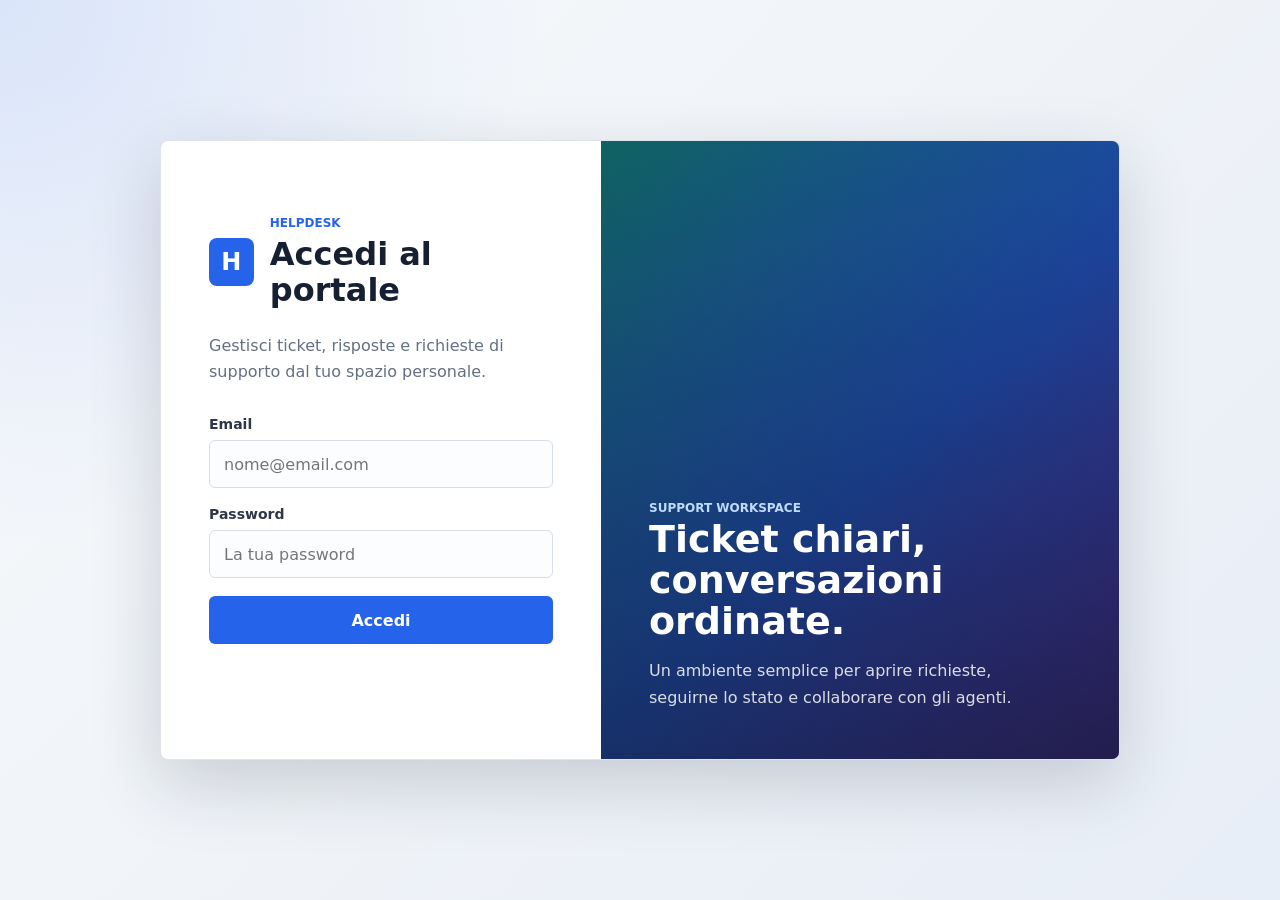
<file: src/main/resources/static/pages/login.html>
<!doctype html>
<html lang="it">
<head>
    <meta charset="UTF-8">
    <meta name="viewport" content="width=device-width, initial-scale=1.0">
    <title>Helpdesk - Login</title>
    <link rel="stylesheet" href="../css/style.css">
    <script type="module" src="../js/auth.js"></script>
</head>
<body class="login-page">
<main class="login-shell">
    <section class="login-panel" aria-label="Accesso helpdesk">
        <div class="brand-block">
            <div class="brand-mark" aria-hidden="true">H</div>
            <div>
                <p class="eyebrow">Helpdesk</p>
                <h1>Accedi al portale</h1>
            </div>
        </div>

        <p class="intro">
            Gestisci ticket, risposte e richieste di supporto dal tuo spazio personale.
        </p>

        <form id="login-form" class="login-form" novalidate>
            <div class="field-group">
                <label for="email">Email</label>
                <input id="email" name="email" type="email" autocomplete="email" placeholder="nome@email.com" required>
            </div>

            <div class="field-group">
                <label for="password">Password</label>
                <input id="password" name="password" type="password" autocomplete="current-password"
                       placeholder="La tua password" required>
            </div>

            <button type="submit" class="primary-button">Accedi</button>

            <p id="login-message" class="form-message" aria-live="polite"></p>
        </form>
    </section>

    <aside class="login-aside" aria-label="Riepilogo funzionalita">
        <div class="aside-content">
            <p class="eyebrow">Support workspace</p>
            <h2>Ticket chiari, conversazioni ordinate.</h2>
            <p>
                Un ambiente semplice per aprire richieste, seguirne lo stato e collaborare con gli agenti.
            </p>
        </div>
    </aside>
</main>
</body>
</html>
</file>
<file: src/main/resources/static/css/style.css>
:root {
    color-scheme: light;
    font-family: Inter, ui-sans-serif, system-ui, -apple-system, BlinkMacSystemFont, "Segoe UI", sans-serif;
    --bg: #eef2f7;
    --panel: #ffffff;
    --ink: #172033;
    --muted: #637083;
    --line: #d8dee8;
    --primary: #2563eb;
    --primary-dark: #1d4ed8;
    --danger: #b42318;
    --success: #067647;
    --shadow: 0 24px 70px rgba(21, 32, 52, 0.18);
}

/* BASE */

* {
    box-sizing: border-box;
}

html {
    scroll-behavior: smooth;
}

body {
    margin: 0;
    min-height: 100vh;
    color: var(--ink);
    background: radial-gradient(circle at top left, rgba(37, 99, 235, 0.14), transparent 34rem),
    linear-gradient(135deg, #f8fafc 0%, var(--bg) 58%, #e8eef7 100%);
}

a {
    color: inherit;
    text-decoration: none;
}

button,
select,
textarea {
    font: inherit;
}

h1,
h2,
p {
    margin-top: 0;
}

h1 {
    margin-bottom: 0;
    font-size: 32px;
    line-height: 1.15;
}

.eyebrow {
    margin: 0 0 6px;
    color: var(--primary);
    font-size: 12px;
    font-weight: 800;
    letter-spacing: 0;
    text-transform: uppercase;
}

/* FORMS AND BUTTONS */

.field-group {
    display: grid;
    gap: 8px;
}

label {
    color: #2d3748;
    font-size: 14px;
    font-weight: 700;
}

input,
select,
textarea {
    width: 100%;
    border: 1px solid var(--line);
    border-radius: 6px;
    color: var(--ink);
    background: #fbfdff;
    outline: none;
    transition: border-color 150ms ease, box-shadow 150ms ease, background 150ms ease;
}

input,
select {
    height: 48px;
    padding: 0 14px;
}

input {
    font: inherit;
}

select {
    padding: 0 14px;
}

textarea {
    min-height: 150px;
    resize: vertical;
    padding: 14px;
    line-height: 1.5;
}

input:focus,
select:focus,
textarea:focus {
    border-color: var(--primary);
    background: #ffffff;
    box-shadow: 0 0 0 4px rgba(37, 99, 235, 0.14);
}

input:disabled,
select:disabled,
textarea:disabled {
    color: var(--muted);
    background: #edf2f7;
    cursor: not-allowed;
}

.primary-button {
    height: 48px;
    border: 0;
    border-radius: 6px;
    color: #ffffff;
    background: var(--primary);
    font: inherit;
    font-weight: 800;
    cursor: pointer;
    transition: background 150ms ease, transform 150ms ease;
}

.primary-button:hover {
    background: var(--primary-dark);
}

.primary-button:active {
    transform: translateY(1px);
}

.primary-button:disabled {
    cursor: not-allowed;
    opacity: 0.7;
}

.ghost-button,
.secondary-button {
    display: inline-flex;
    align-items: center;
    justify-content: center;
    min-height: 42px;
    border: 1px solid var(--line);
    border-radius: 6px;
    padding: 0 16px;
    color: var(--ink);
    background: #ffffff;
    font-weight: 800;
    cursor: pointer;
    transition: border-color 150ms ease, color 150ms ease, transform 150ms ease;
}

.ghost-button:hover,
.secondary-button:hover {
    border-color: rgba(37, 99, 235, 0.48);
    color: var(--primary);
}

.ghost-button:active,
.secondary-button:active {
    transform: translateY(1px);
}

.ghost-button:disabled,
.secondary-button:disabled {
    cursor: not-allowed;
    opacity: 0.55;
    transform: none;
}

.danger-button {
    color: var(--danger);
}

.danger-button:hover {
    border-color: rgba(180, 35, 24, 0.42);
    color: var(--danger);
}

.form-message {
    min-height: 22px;
    margin: 0;
    font-size: 14px;
    font-weight: 700;
}

.form-message.error {
    color: var(--danger);
}

.form-message.success {
    color: var(--success);
}

/* LOGIN */

.login-page {
    display: grid;
    place-items: center;
    padding: 32px;
}

.login-shell {
    display: grid;
    grid-template-columns: minmax(320px, 440px) minmax(320px, 520px);
    width: min(960px, 100%);
    min-height: 620px;
    overflow: hidden;
    border: 1px solid rgba(216, 222, 232, 0.8);
    border-radius: 8px;
    background: var(--panel);
    box-shadow: var(--shadow);
}

.login-panel {
    display: flex;
    flex-direction: column;
    justify-content: center;
    padding: 48px;
}

.brand-block {
    display: flex;
    align-items: center;
    gap: 16px;
    margin-bottom: 24px;
}

.login-form {
    display: grid;
    gap: 18px;
}

.intro {
    margin-bottom: 32px;
    color: var(--muted);
    line-height: 1.6;
}

.login-aside {
    display: flex;
    align-items: end;
    padding: 48px;
    color: #ffffff;
    background: linear-gradient(160deg, rgba(15, 23, 42, 0.2), rgba(15, 23, 42, 0.82)),
    linear-gradient(135deg, #0f766e 0%, #2563eb 54%, #7c3aed 100%);
}

.aside-content {
    max-width: 390px;
}

.aside-content .eyebrow {
    color: #bfdbfe;
}

.aside-content h2 {
    margin-bottom: 16px;
    font-size: 38px;
    line-height: 1.08;
}

.aside-content p {
    margin-bottom: 0;
    color: rgba(255, 255, 255, 0.84);
    line-height: 1.65;
}

/* SHARED APP LAYOUT */

.brand-mark {
    display: grid;
    place-items: center;
    width: 48px;
    height: 48px;
    border-radius: 8px;
    color: #ffffff;
    background: var(--primary);
    font-size: 24px;
    font-weight: 800;
}

.app-page {
    min-height: 100vh;
    padding: 24px;
}

.app-header {
    position: sticky;
    top: 16px;
    z-index: 5;
    display: flex;
    align-items: center;
    justify-content: space-between;
    gap: 24px;
    width: min(1180px, 100%);
    margin: 0 auto 24px;
    border: 1px solid rgba(216, 222, 232, 0.82);
    border-radius: 8px;
    padding: 14px 16px;
    background: rgba(255, 255, 255, 0.86);
    box-shadow: 0 18px 48px rgba(21, 32, 52, 0.12);
    backdrop-filter: blur(16px);
}

.brand-link {
    display: flex;
    align-items: center;
    gap: 12px;
    min-width: 210px;
}

.brand-link .brand-mark {
    width: 42px;
    height: 42px;
    font-size: 21px;
}

.brand-link strong {
    display: block;
    font-size: 17px;
}

.top-nav {
    display: flex;
    align-items: center;
    gap: 6px;
    padding: 4px;
    border: 1px solid rgba(216, 222, 232, 0.72);
    border-radius: 8px;
    background: #f8fafc;
}

.top-nav a {
    border-radius: 6px;
    padding: 9px 13px;
    color: var(--muted);
    font-size: 14px;
    font-weight: 800;
}

.top-nav a:hover {
    color: var(--primary);
    background: #ffffff;
}

.home-shell {
    display: grid;
    gap: 24px;
    width: min(1180px, 100%);
    margin: 0 auto;
}

/* HOME */

.hero-band,
.ticket-panel,
.insight-panel,
.ticket-board {
    border: 1px solid rgba(216, 222, 232, 0.82);
    border-radius: 8px;
    background: rgba(255, 255, 255, 0.94);
    box-shadow: 0 18px 48px rgba(21, 32, 52, 0.1);
}

.hero-band {
    display: grid;
    grid-template-columns: minmax(0, 1.1fr) minmax(320px, 0.9fr);
    min-height: 340px;
    overflow: hidden;
}

.hero-copy {
    display: flex;
    flex-direction: column;
    justify-content: center;
    padding: 48px;
}

.hero-copy h1 {
    max-width: 660px;
    margin-bottom: 18px;
    font-size: clamp(34px, 6vw, 64px);
    line-height: 1;
}

.hero-copy p:not(.eyebrow) {
    max-width: 600px;
    margin-bottom: 28px;
    color: var(--muted);
    font-size: 18px;
    line-height: 1.65;
}

.hero-actions {
    display: flex;
    flex-wrap: wrap;
    gap: 12px;
}

.button-link {
    display: inline-flex;
    align-items: center;
    justify-content: center;
    min-width: 138px;
    padding: 0 18px;
}

.hero-summary {
    display: grid;
    align-content: end;
    gap: 14px;
    padding: 32px;
    color: #ffffff;
    background: linear-gradient(160deg, rgba(15, 23, 42, 0.22), rgba(15, 23, 42, 0.78)),
    linear-gradient(135deg, #0f766e 0%, #2563eb 54%, #7c3aed 100%);
}

.summary-card {
    display: grid;
    gap: 6px;
    border: 1px solid rgba(255, 255, 255, 0.18);
    border-radius: 8px;
    padding: 18px;
    background: rgba(255, 255, 255, 0.12);
}

.summary-value {
    font-size: 32px;
    font-weight: 900;
    line-height: 1;
}

.summary-card span:last-child {
    color: rgba(255, 255, 255, 0.82);
    font-size: 14px;
    font-weight: 700;
}

.workspace-grid {
    display: grid;
    grid-template-columns: minmax(0, 1fr) 340px;
    gap: 24px;
    align-items: start;
}

.ticket-panel,
.insight-panel,
.ticket-board {
    padding: 32px;
}

.section-heading {
    margin-bottom: 24px;
}

.section-heading h2 {
    margin-bottom: 8px;
    font-size: 28px;
    line-height: 1.15;
}

.section-heading p:last-child {
    margin-bottom: 0;
    color: var(--muted);
    line-height: 1.55;
}

.section-heading.compact {
    margin-bottom: 18px;
}

.section-heading.compact h2 {
    margin-bottom: 0;
    font-size: 22px;
}

.ticket-filter {
    display: grid;
    gap: 8px;
    min-width: 220px;
}

.ticket-form {
    display: grid;
    gap: 18px;
}

.form-row {
    display: grid;
    grid-template-columns: repeat(2, minmax(0, 1fr));
    gap: 16px;
}

.form-footer {
    display: flex;
    align-items: center;
    gap: 18px;
}

.form-footer .primary-button {
    min-width: 150px;
    padding: 0 18px;
}

.check-list {
    display: grid;
    gap: 14px;
    margin: 0;
    padding: 0;
    list-style: none;
}

.check-list li {
    position: relative;
    padding-left: 24px;
    color: var(--muted);
    line-height: 1.55;
}

.check-list li::before {
    content: "";
    position: absolute;
    top: 9px;
    left: 0;
    width: 10px;
    height: 10px;
    border-radius: 50%;
    background: var(--primary);
}

.ticket-list {
    display: grid;
    gap: 12px;
}

.ticket-empty,
.ticket-item {
    border: 1px solid var(--line);
    border-radius: 8px;
    padding: 18px;
    background: #fbfdff;
}

.ticket-empty {
    display: grid;
    gap: 6px;
}

.ticket-empty span {
    color: var(--muted);
}

.ticket-item {
    display: grid;
    gap: 12px;
}

.clickable-ticket {
    cursor: pointer;
    transition: border-color 150ms ease, box-shadow 150ms ease, transform 150ms ease;
}

.clickable-ticket:hover {
    border-color: rgba(37, 99, 235, 0.38);
    box-shadow: 0 18px 42px rgba(21, 32, 52, 0.12);
    transform: translateY(-1px);
}

.ticket-item-header {
    display: flex;
    align-items: start;
    justify-content: space-between;
    gap: 16px;
}

.ticket-item h3 {
    margin: 0 0 5px;
    font-size: 18px;
}

.ticket-item p {
    margin-bottom: 0;
    color: var(--muted);
    line-height: 1.55;
}

.ticket-meta {
    display: flex;
    flex-wrap: wrap;
    gap: 8px;
}

.pill {
    display: inline-flex;
    align-items: center;
    justify-content: center;
    min-height: 28px;
    border-radius: 999px;
    padding: 0 10px;
    color: #2d3748;
    background: #edf2f7;
    font-size: 12px;
    font-weight: 900;
    line-height: 1;
    text-align: center;
    text-transform: uppercase;
    white-space: nowrap;
}

.pill-status {
    color: #075985;
    background: #e0f2fe;
}

.pill-priority-low {
    color: #166534;
    background: #dcfce7;
}

.pill-priority-medium {
    color: #92400e;
    background: #fef3c7;
}

.pill-priority-high {
    color: #9f1239;
    background: #ffe4e6;
}

.pill-priority-urgent {
    color: #ffffff;
    background: #dc2626;
}

.pill-status-open {
    color: #075985;
    background: #e0f2fe;
}

.pill-status-in-progress {
    color: #1d4ed8;
    background: #dbeafe;
}

.pill-status-pending {
    color: #92400e;
    background: #fef3c7;
}

.pill-status-resolved,
.pill-status-closed {
    color: #166534;
    background: #dcfce7;
}

.pill-role-admin {
    color: #581c87;
    background: #f3e8ff;
}

.pill-role-agent {
    color: #075985;
    background: #e0f2fe;
}

.pill-role-customer {
    color: #334155;
    background: #e2e8f0;
}

/* ADMIN DASHBOARD */

.admin-shell {
    gap: 24px;
}

.admin-hero,
.admin-panel,
.stat-card {
    border: 1px solid rgba(216, 222, 232, 0.82);
    border-radius: 8px;
    background: rgba(255, 255, 255, 0.94);
    box-shadow: 0 18px 48px rgba(21, 32, 52, 0.1);
}

.admin-hero {
    display: flex;
    align-items: end;
    justify-content: space-between;
    gap: 32px;
    min-height: 300px;
    overflow: hidden;
    padding: 48px;
    color: #ffffff;
    background: linear-gradient(160deg, rgba(15, 23, 42, 0.2), rgba(15, 23, 42, 0.82)),
    linear-gradient(135deg, #0f766e 0%, #2563eb 54%, #7c3aed 100%);
}

.admin-hero .eyebrow {
    color: #bfdbfe;
}

.admin-hero-copy {
    max-width: 760px;
}

.admin-hero-copy h1 {
    margin-bottom: 18px;
    font-size: clamp(34px, 5vw, 56px);
    line-height: 1.03;
}

.admin-hero-copy p:not(.eyebrow) {
    max-width: 680px;
    margin-bottom: 0;
    color: rgba(255, 255, 255, 0.84);
    font-size: 18px;
    line-height: 1.65;
}

.admin-actions {
    display: flex;
    flex-wrap: wrap;
    gap: 12px;
    justify-content: flex-end;
}

.admin-actions .secondary-button {
    color: #ffffff;
    border-color: rgba(255, 255, 255, 0.35);
    background: rgba(255, 255, 255, 0.12);
}

.admin-actions .secondary-button:hover {
    color: #ffffff;
    border-color: rgba(255, 255, 255, 0.7);
}

.admin-stats {
    display: grid;
    grid-template-columns: repeat(4, minmax(0, 1fr));
    gap: 16px;
}

.stat-card {
    display: grid;
    gap: 8px;
    padding: 22px;
}

.stat-label {
    color: var(--muted);
    font-size: 13px;
    font-weight: 800;
    text-transform: uppercase;
}

.stat-card strong {
    font-size: 36px;
    line-height: 1;
}

.stat-trend {
    color: #92400e;
    font-size: 14px;
    font-weight: 800;
}

.stat-trend.good {
    color: var(--success);
}

.admin-panel {
    padding: 32px;
}

.admin-data-section {
    min-width: 0;
}

.section-heading-row {
    display: flex;
    align-items: start;
    justify-content: space-between;
    gap: 24px;
    margin-bottom: 22px;
}

.section-heading-row .section-heading {
    margin-bottom: 0;
}

.section-actions {
    display: flex;
    align-items: center;
    flex-wrap: wrap;
    gap: 12px;
    justify-content: flex-end;
}

.table-count {
    display: inline-flex;
    align-items: center;
    min-height: 40px;
    border: 1px solid var(--line);
    border-radius: 8px;
    padding: 0 14px;
    color: var(--muted);
    background: #fbfdff;
    font-size: 13px;
    font-weight: 900;
    text-transform: uppercase;
}

.admin-table-wrap {
    overflow-x: auto;
}

.admin-table-scroll {
    max-height: 560px;
    overflow: auto;
}

.full-list-scroll {
    max-height: calc(100vh - 330px);
    min-height: 360px;
}

.table-toolbar {
    display: grid;
    grid-template-columns: minmax(240px, 1fr) repeat(3, minmax(160px, 220px));
    gap: 14px;
    margin-bottom: 18px;
}

.admin-table {
    width: 100%;
    min-width: 900px;
    border-collapse: collapse;
}

.admin-table thead th {
    position: sticky;
    top: 0;
    z-index: 1;
    background: #ffffff;
}

.admin-table th,
.admin-table td {
    border-bottom: 1px solid var(--line);
    padding: 14px 12px;
    text-align: left;
    vertical-align: middle;
}

.admin-table th {
    color: var(--muted);
    font-size: 12px;
    font-weight: 900;
    text-transform: uppercase;
}

.admin-table td {
    color: #2d3748;
    font-size: 14px;
}

.admin-table td strong,
.admin-table td span {
    display: block;
}

.admin-table td strong {
    margin-bottom: 4px;
    color: var(--ink);
    font-size: 15px;
}

.admin-table td span:not(.pill) {
    color: var(--muted);
}

.admin-table td .pill {
    display: inline-flex;
}

.clickable-row {
    cursor: pointer;
}

.clickable-row:hover {
    background: #f8fafc;
}

.row-actions {
    display: grid;
    grid-template-columns: repeat(2, minmax(74px, 1fr));
    gap: 6px;
    width: 100%;
}

.row-actions .ghost-button,
.row-actions .secondary-button {
    width: 100%;
    min-height: 34px;
    padding: 0 8px;
    font-size: 12px;
    white-space: nowrap;
}

.users-table {
    table-layout: fixed;
}

.users-table th:nth-child(1),
.users-table td:nth-child(1) {
    width: 24%;
}

.users-table th:nth-child(2),
.users-table td:nth-child(2) {
    width: 32%;
}

.users-table th:nth-child(3),
.users-table td:nth-child(3),
.users-table th:nth-child(4),
.users-table td:nth-child(4) {
    width: 14%;
}

.users-table th:nth-child(5),
.users-table td:nth-child(5) {
    width: 16%;
}

.activity-list {
    display: grid;
    gap: 0;
    margin: 0;
    padding: 0;
    list-style: none;
}

.activity-list li {
    display: flex;
    gap: 14px;
    padding: 16px 0;
    border-bottom: 1px solid var(--line);
}

.activity-list li:last-child {
    border-bottom: 0;
    padding-bottom: 0;
}

.activity-dot {
    flex: 0 0 12px;
    width: 12px;
    height: 12px;
    margin-top: 5px;
    border-radius: 50%;
    background: var(--primary);
    box-shadow: 0 0 0 4px rgba(37, 99, 235, 0.14);
}

.activity-dot-ticket {
    background: #2563eb;
    box-shadow: 0 0 0 4px rgba(37, 99, 235, 0.14);
}

.activity-dot-user {
    background: #7c3aed;
    box-shadow: 0 0 0 4px rgba(124, 58, 237, 0.14);
}

.activity-dot-closed {
    background: var(--success);
    box-shadow: 0 0 0 4px rgba(34, 197, 94, 0.16);
}

.activity-list strong,
.activity-list span:not(.activity-dot) {
    display: block;
}

.activity-list span:not(.activity-dot) {
    margin-top: 5px;
    color: var(--muted);
    font-size: 14px;
}

/* TICKET DETAIL */

.ticket-detail-shell {
    gap: 24px;
}

.ticket-detail-main,
.ticket-comments-panel {
    min-width: 0;
}

.ticket-detail-actions {
    display: flex;
    align-items: end;
    flex-wrap: wrap;
    gap: 12px;
    justify-content: flex-end;
}

.ticket-detail-actions .primary-button,
.ticket-detail-actions .secondary-button {
    flex: 0 0 150px;
    height: 48px;
    padding: 0 14px;
}

.ticket-status-action {
    display: grid;
    gap: 8px;
    flex: 0 0 220px;
}

.ticket-status-action label {
    font-size: 12px;
    text-transform: uppercase;
}

.ticket-detail-meta {
    display: grid;
    grid-template-columns: repeat(3, minmax(0, 1fr));
    gap: 14px;
    margin: 0;
}

.ticket-detail-meta div {
    border: 1px solid var(--line);
    border-radius: 8px;
    padding: 16px;
    background: #fbfdff;
}

.ticket-detail-meta dt {
    margin-bottom: 8px;
    color: var(--muted);
    font-size: 12px;
    font-weight: 900;
    text-transform: uppercase;
}

.ticket-detail-meta dd {
    margin: 0;
    color: var(--ink);
    font-size: 15px;
    font-weight: 800;
}

.comment-list {
    display: grid;
    gap: 12px;
    margin: 0 0 24px;
    padding: 0;
    list-style: none;
}

.comment-item,
.comment-empty {
    border: 1px solid var(--line);
    border-radius: 8px;
    padding: 16px;
    background: #fbfdff;
}

.comment-header {
    display: flex;
    align-items: center;
    justify-content: space-between;
    gap: 16px;
    margin-bottom: 10px;
}

.comment-header strong {
    font-size: 15px;
}

.comment-header span,
.comment-empty {
    color: var(--muted);
    font-size: 14px;
    font-weight: 700;
}

.comment-item p {
    margin-bottom: 0;
    color: #2d3748;
    line-height: 1.6;
    white-space: pre-wrap;
}

.comment-form {
    display: grid;
    gap: 16px;
}

/* MODALS */

.modal-overlay {
    position: fixed;
    inset: 0;
    z-index: 20;
    display: none;
    align-items: center;
    justify-content: center;
    padding: 24px;
    background: rgba(15, 23, 42, 0.52);
}

.modal-overlay.is-open {
    display: flex;
}

.modal-panel {
    width: min(680px, 100%);
    max-height: min(760px, calc(100vh - 48px));
    overflow-y: auto;
    border: 1px solid rgba(216, 222, 232, 0.9);
    border-radius: 8px;
    background: #ffffff;
    box-shadow: var(--shadow);
}

.modal-header {
    display: flex;
    align-items: start;
    justify-content: space-between;
    gap: 18px;
    border-bottom: 1px solid var(--line);
    padding: 24px 24px 18px;
}

.modal-header h2 {
    margin-bottom: 0;
    font-size: 26px;
}

.modal-close {
    display: grid;
    place-items: center;
    width: 38px;
    height: 38px;
    border: 1px solid var(--line);
    border-radius: 6px;
    color: var(--muted);
    background: #ffffff;
    font-size: 24px;
    line-height: 1;
    cursor: pointer;
}

.modal-close:hover {
    color: var(--ink);
    border-color: rgba(37, 99, 235, 0.48);
}

.modal-form {
    display: grid;
    gap: 18px;
    padding: 24px;
}

.modal-actions {
    display: flex;
    justify-content: flex-end;
    gap: 12px;
    padding-top: 6px;
}

.modal-actions .primary-button,
.modal-actions .ghost-button {
    min-width: 130px;
}

/* TOASTS */

.toast-container {
    position: fixed;
    right: 24px;
    bottom: 24px;
    z-index: 30;
    display: grid;
    gap: 12px;
    width: min(360px, calc(100vw - 48px));
}

.toast {
    display: grid;
    gap: 5px;
    border: 1px solid var(--line);
    border-left: 5px solid var(--primary);
    border-radius: 8px;
    padding: 14px 16px;
    color: var(--ink);
    background: #ffffff;
    box-shadow: 0 18px 48px rgba(21, 32, 52, 0.18);
    cursor: pointer;
}

.toast strong {
    font-size: 14px;
    line-height: 1.2;
}

.toast span {
    color: var(--muted);
    font-size: 13px;
    line-height: 1.45;
}

.toast.success {
    border-left-color: var(--success);
}

.toast.error {
    border-left-color: var(--danger);
}

/* RESPONSIVE */

@media (max-width: 760px) {
    .login-page {
        padding: 18px;
    }

    .login-shell {
        grid-template-columns: 1fr;
        min-height: auto;
    }

    .login-panel {
        padding: 32px 24px;
    }

    .login-aside {
        display: none;
    }

    h1 {
        font-size: 28px;
    }
}

@media (max-width: 900px) {
    .app-header {
        align-items: stretch;
        flex-direction: column;
    }

    .top-nav {
        overflow-x: auto;
    }

    .hero-band,
    .workspace-grid {
        grid-template-columns: 1fr;
    }

    .hero-summary {
        grid-template-columns: repeat(3, minmax(0, 1fr));
    }

    .admin-hero {
        align-items: start;
        flex-direction: column;
    }

    .table-toolbar {
        grid-template-columns: 1fr 1fr;
    }

    .admin-actions {
        justify-content: flex-start;
    }

    .section-heading-row {
        flex-direction: column;
    }

    .section-actions {
        justify-content: flex-start;
        width: 100%;
    }

    .ticket-detail-actions {
        justify-content: flex-start;
        width: 100%;
    }

    .ticket-detail-actions .primary-button,
    .ticket-detail-actions .secondary-button,
    .ticket-status-action {
        flex: 1 1 180px;
    }

    .ticket-detail-meta {
        grid-template-columns: repeat(2, minmax(0, 1fr));
    }

    .admin-stats {
        grid-template-columns: repeat(2, minmax(0, 1fr));
    }
}

@media (max-width: 620px) {
    .app-page {
        padding: 14px;
    }

    .app-header {
        top: 8px;
        gap: 14px;
        margin-bottom: 16px;
    }

    .top-nav {
        display: none;
    }

    .home-shell {
        gap: 16px;
    }

    .hero-copy,
    .ticket-panel,
    .insight-panel,
    .ticket-board,
    .admin-hero,
    .admin-panel {
        padding: 24px;
    }

    .hero-summary,
    .form-row,
    .form-footer {
        grid-template-columns: 1fr;
    }

    .hero-summary {
        padding: 24px;
    }

    .form-footer {
        display: grid;
        align-items: stretch;
    }

    .ticket-item-header {
        display: grid;
    }

    .admin-stats {
        grid-template-columns: 1fr;
    }

    .ticket-detail-meta {
        grid-template-columns: 1fr;
    }

    .comment-header {
        align-items: flex-start;
        flex-direction: column;
    }

    .admin-actions,
    .admin-actions .button-link,
    .admin-actions .secondary-button {
        width: 100%;
    }

    .modal-overlay {
        align-items: stretch;
        padding: 14px;
    }

    .modal-panel {
        max-height: calc(100vh - 28px);
    }

    .modal-header,
    .modal-form {
        padding-left: 18px;
        padding-right: 18px;
    }

    .modal-actions {
        display: grid;
    }

    .modal-actions .primary-button,
    .modal-actions .ghost-button {
        width: 100%;
    }

    .table-toolbar {
        grid-template-columns: 1fr;
    }

    .toast-container {
        right: 14px;
        bottom: 14px;
        width: calc(100vw - 28px);
    }
}
</file>
